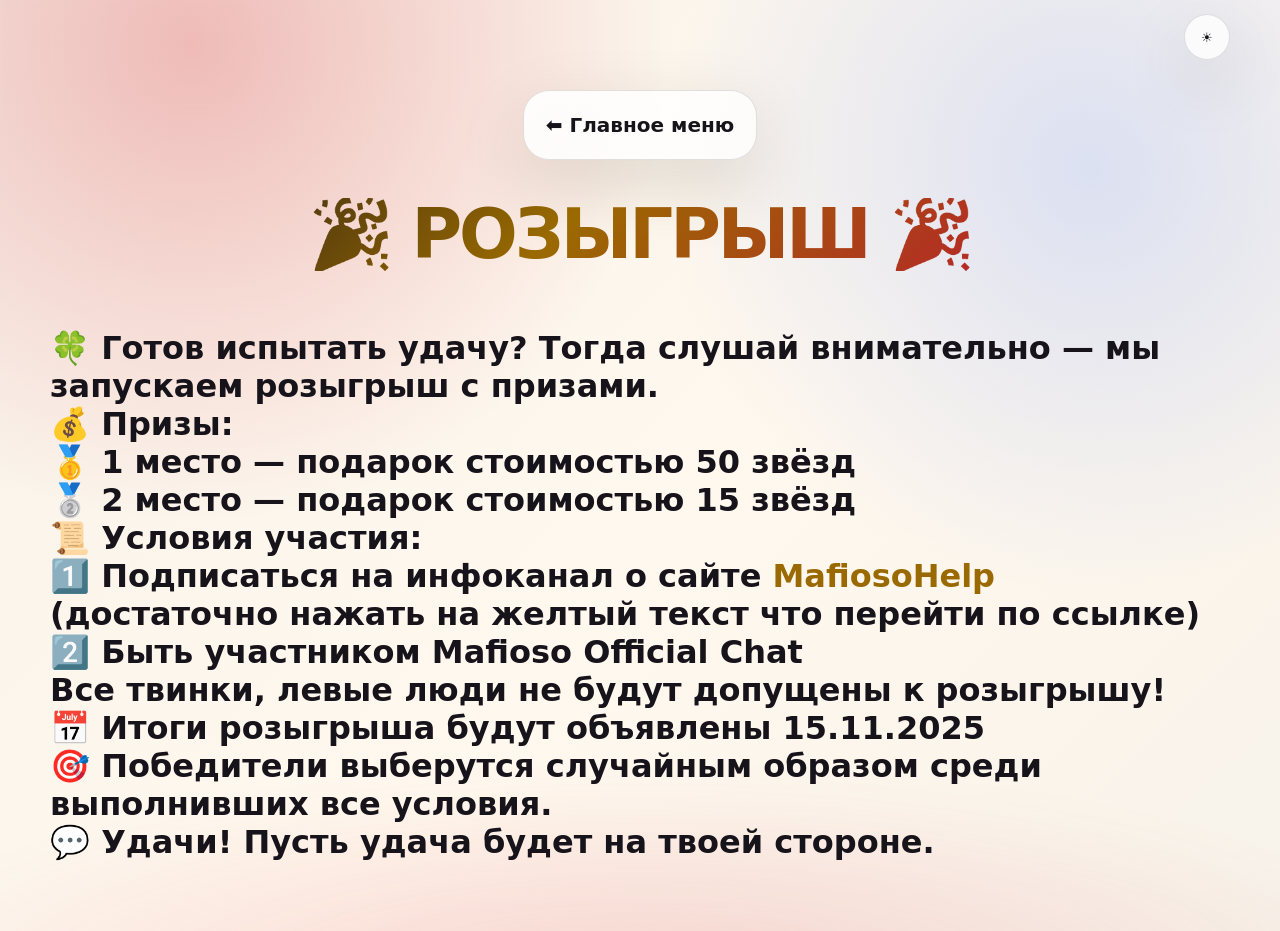
<file: gg.html>
<?xml version="1.0" encoding="utf-8"?>
<!DOCTYPE html PUBLIC "-//W3C//DTD XHTML 1.0 Strict//EN" "http://www.w3.org/TR/xhtml1/DTD/xhtml1-strict.dtd">
<html xmlns="http://www.w3.org/1999/xhtml">
<head>
  <meta charset="UTF-8"/>
    <meta name="viewport" content="width=device-width, initial-scale=1.0"/>
  <title>Фракция мафии - Mafioso Official</title>
  <link rel="stylesheet" type="text/css"  href="styles.css"/>
</head>
<body class="roles-list-body">
  <div class="main-menu-btn-container">
    <a href="index.xhtml" class="back-btn">⬅ Главное меню</a>
  </div>

  <div class="container">
    <h1 class="mafia-h1">🎉 РОЗЫГРЫШ 🎉</h1>
  

<br> <h1> 🍀 Готов испытать удачу? Тогда слушай внимательно — мы запускаем розыгрыш с призами.

<br>💰 Призы:
<br>🥇 1 место — подарок стоимостью 50 звёзд
<br>🥈 2 место — подарок стоимостью 15 звёзд

<br>📜 Условия участия:
<br>1️⃣ Подписаться на инфоканал о сайте <a href="https://t.me/MafiosoHelp">MafiosoHelp</a>
<br> (достаточно нажать на желтый текст что перейти по ссылке)

<br>2️⃣ Быть участником Mafioso Official Chat
<br> Все твинки, левые люди не будут допущены к розыгрышу!

<br>📅 Итоги розыгрыша будут объявлены 15.11.2025
<br>🎯 Победители выберутся случайным образом среди выполнивших все условия.

<br>💬 Удачи! Пусть удача будет на твоей стороне. <h1> </p>
    </div>

    
    </div>
  </div>
  <script src="app.js"></script>
</body>
</html>
</file>
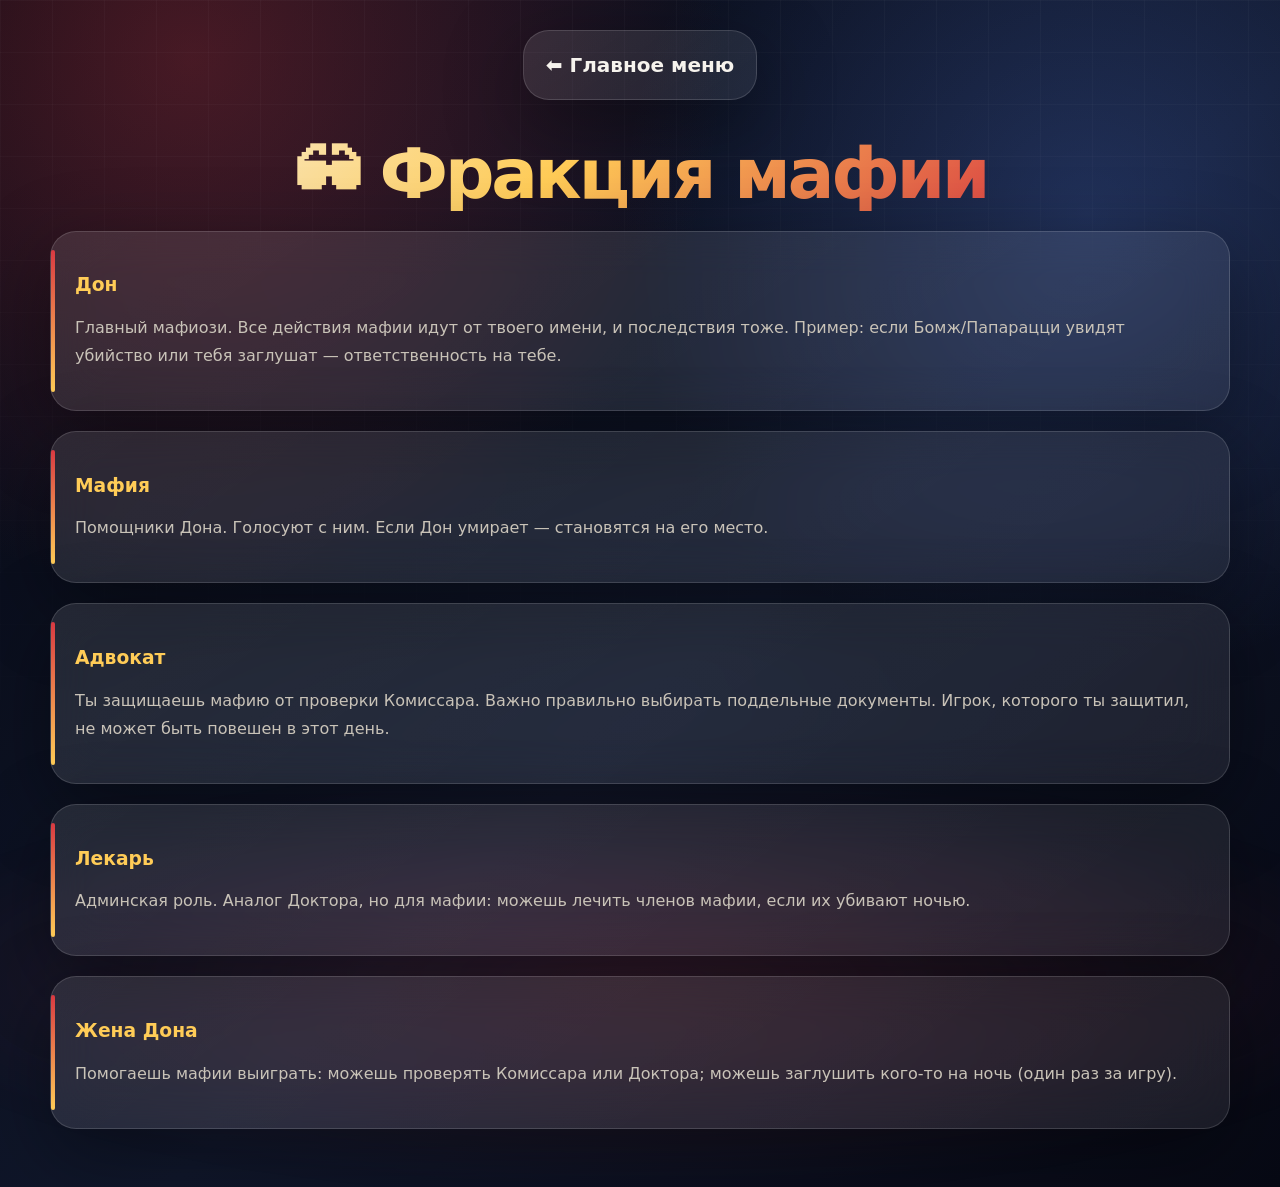
<file: mafia.html>
<!DOCTYPE html>
<html lang="ru">
<head>
  <meta charset="UTF-8">
  <title>Фракция мафии - Mafioso Official</title>
  <link rel="stylesheet" href="styles.css">
</head>
<body class="roles-list-body">
  <div class="main-menu-btn-container">
    <a href="roles.html" class="back-btn">⬅ Главное меню</a>
  </div>

  <div class="container">
    <h2 class="mafia-h2">🕶 Фракция мафии</h2>

    <div class="role-box mafia-role-box">
      <h3 class="role-h3">Дон</h3>
      <p class="role-p">Главный мафиози. Все действия мафии идут от твоего имени, и последствия тоже. Пример: если Бомж/Папарацци увидят убийство или тебя заглушат — ответственность на тебе.</p>
    </div>

    <div class="role-box mafia-role-box">
      <h3 class="role-h3">Мафия</h3>
      <p class="role-p">Помощники Дона. Голосуют с ним. Если Дон умирает — становятся на его место.</p>
    </div>

    <div class="role-box mafia-role-box">
      <h3 class="role-h3">Адвокат</h3>
      <p class="role-p">Ты защищаешь мафию от проверки Комиссара. Важно правильно выбирать поддельные документы. Игрок, которого ты защитил, не может быть повешен в этот день.</p>
    </div>

    <div class="role-box mafia-role-box">
      <h3 class="role-h3">Лекарь</h3>
      <p class="role-p">Админская роль. Аналог Доктора, но для мафии: можешь лечить членов мафии, если их убивают ночью.</p>
    </div>

    <div class="role-box mafia-role-box">
      <h3 class="role-h3">Жена Дона</h3>
      <p class="role-p">Помогаешь мафии выиграть: можешь проверять Комиссара или Доктора; можешь заглушить кого-то на ночь (один раз за игру).</p>
    </div>
  </div>
</body>
</html>
</file>
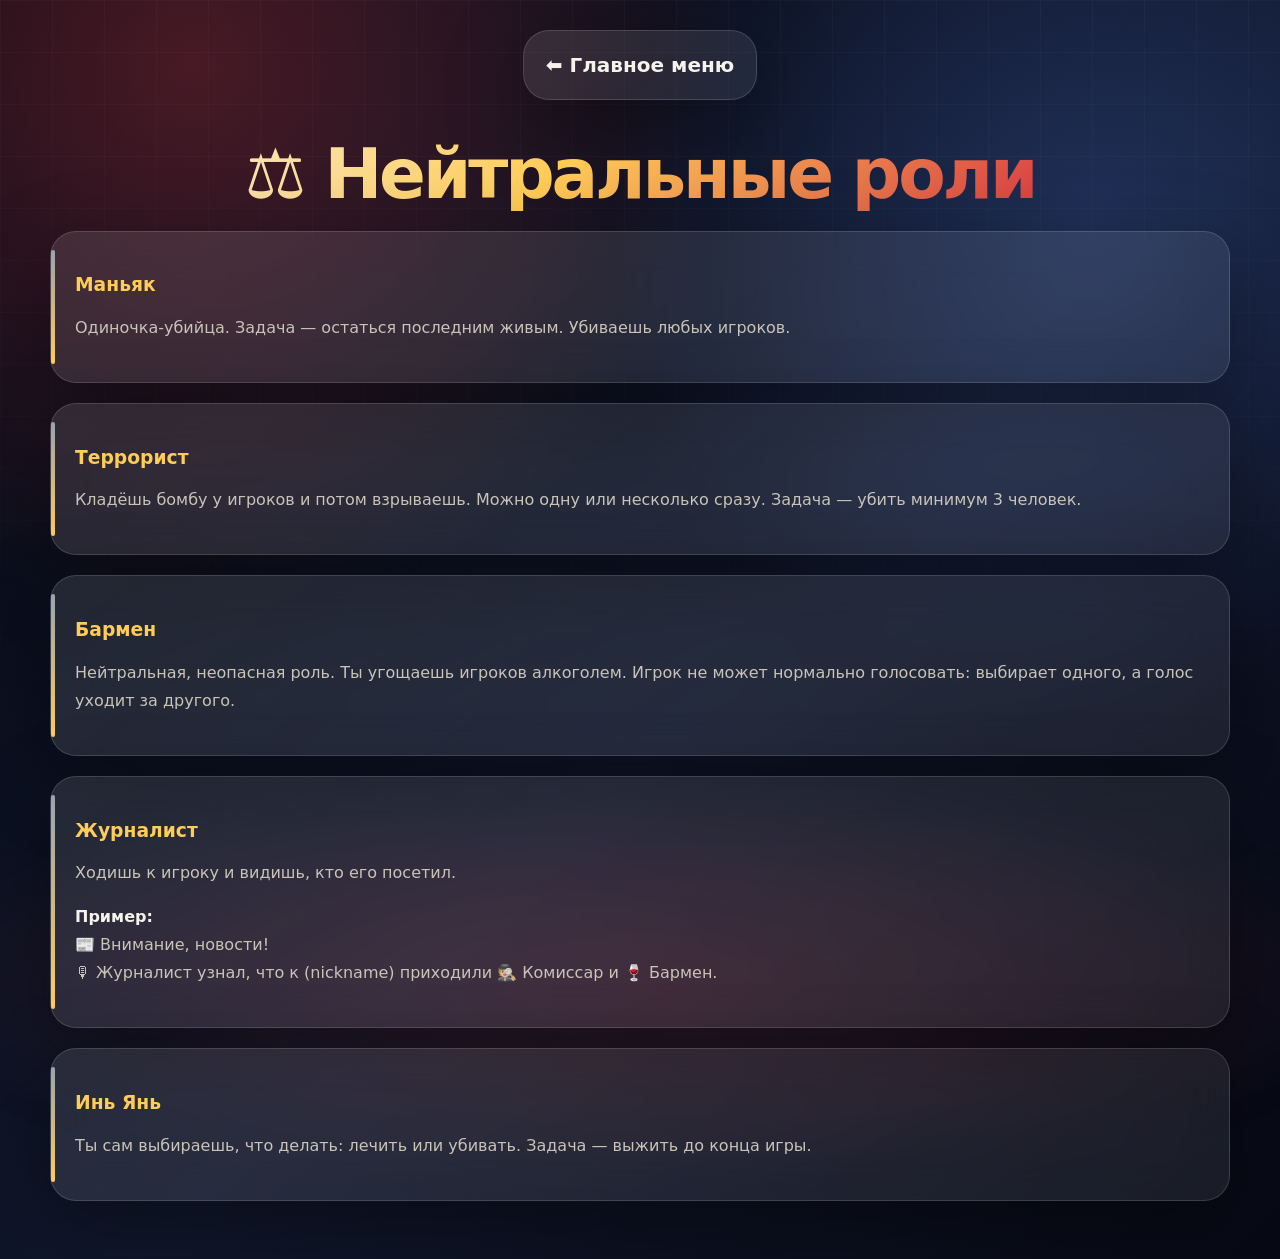
<file: neutral.html>
<!DOCTYPE html>
<html lang="ru">
<head>
  <meta charset="UTF-8">
  <title>Нейтральные роли - Mafioso Official</title>
  <link rel="stylesheet" href="styles.css">
</head>
<body class="roles-list-body">
  <div class="main-menu-btn-container">
    <a href="roles.html" class="back-btn">⬅ Главное меню</a>
  </div>

  <div class="container">
    <h2 class="neutral-h2">⚖️ Нейтральные роли</h2>

    <div class="role-box neutral-role-box">
      <h3 class="role-h3">Маньяк</h3>
      <p class="role-p">Одиночка-убийца. Задача — остаться последним живым. Убиваешь любых игроков.</p>
    </div>

    <div class="role-box neutral-role-box">
      <h3 class="role-h3">Террорист</h3>
      <p class="role-p">Кладёшь бомбу у игроков и потом взрываешь. Можно одну или несколько сразу. Задача — убить минимум 3 человек.</p>
    </div>

    <div class="role-box neutral-role-box">
      <h3 class="role-h3">Бармен</h3>
      <p class="role-p">Нейтральная, неопасная роль. Ты угощаешь игроков алкоголем. Игрок не может нормально голосовать: выбирает одного, а голос уходит за другого.</p>
    </div>

    <div class="role-box neutral-role-box">
      <h3 class="role-h3">Журналист</h3>
      <p class="role-p">Ходишь к игроку и видишь, кто его посетил.</p>
      <p class="role-p"><b>Пример:</b><br>
        📰 Внимание, новости!<br>
        🎙 Журналист узнал, что к (nickname) приходили 🕵🏼 Комиссар и 🍷 Бармен.
      </p>
    </div>

    <div class="role-box neutral-role-box">
      <h3 class="role-h3">Инь Янь</h3>
      <p class="role-p">Ты сам выбираешь, что делать: лечить или убивать. Задача — выжить до конца игры.</p>
    </div>
  </div>
</body>
</html>
</file>
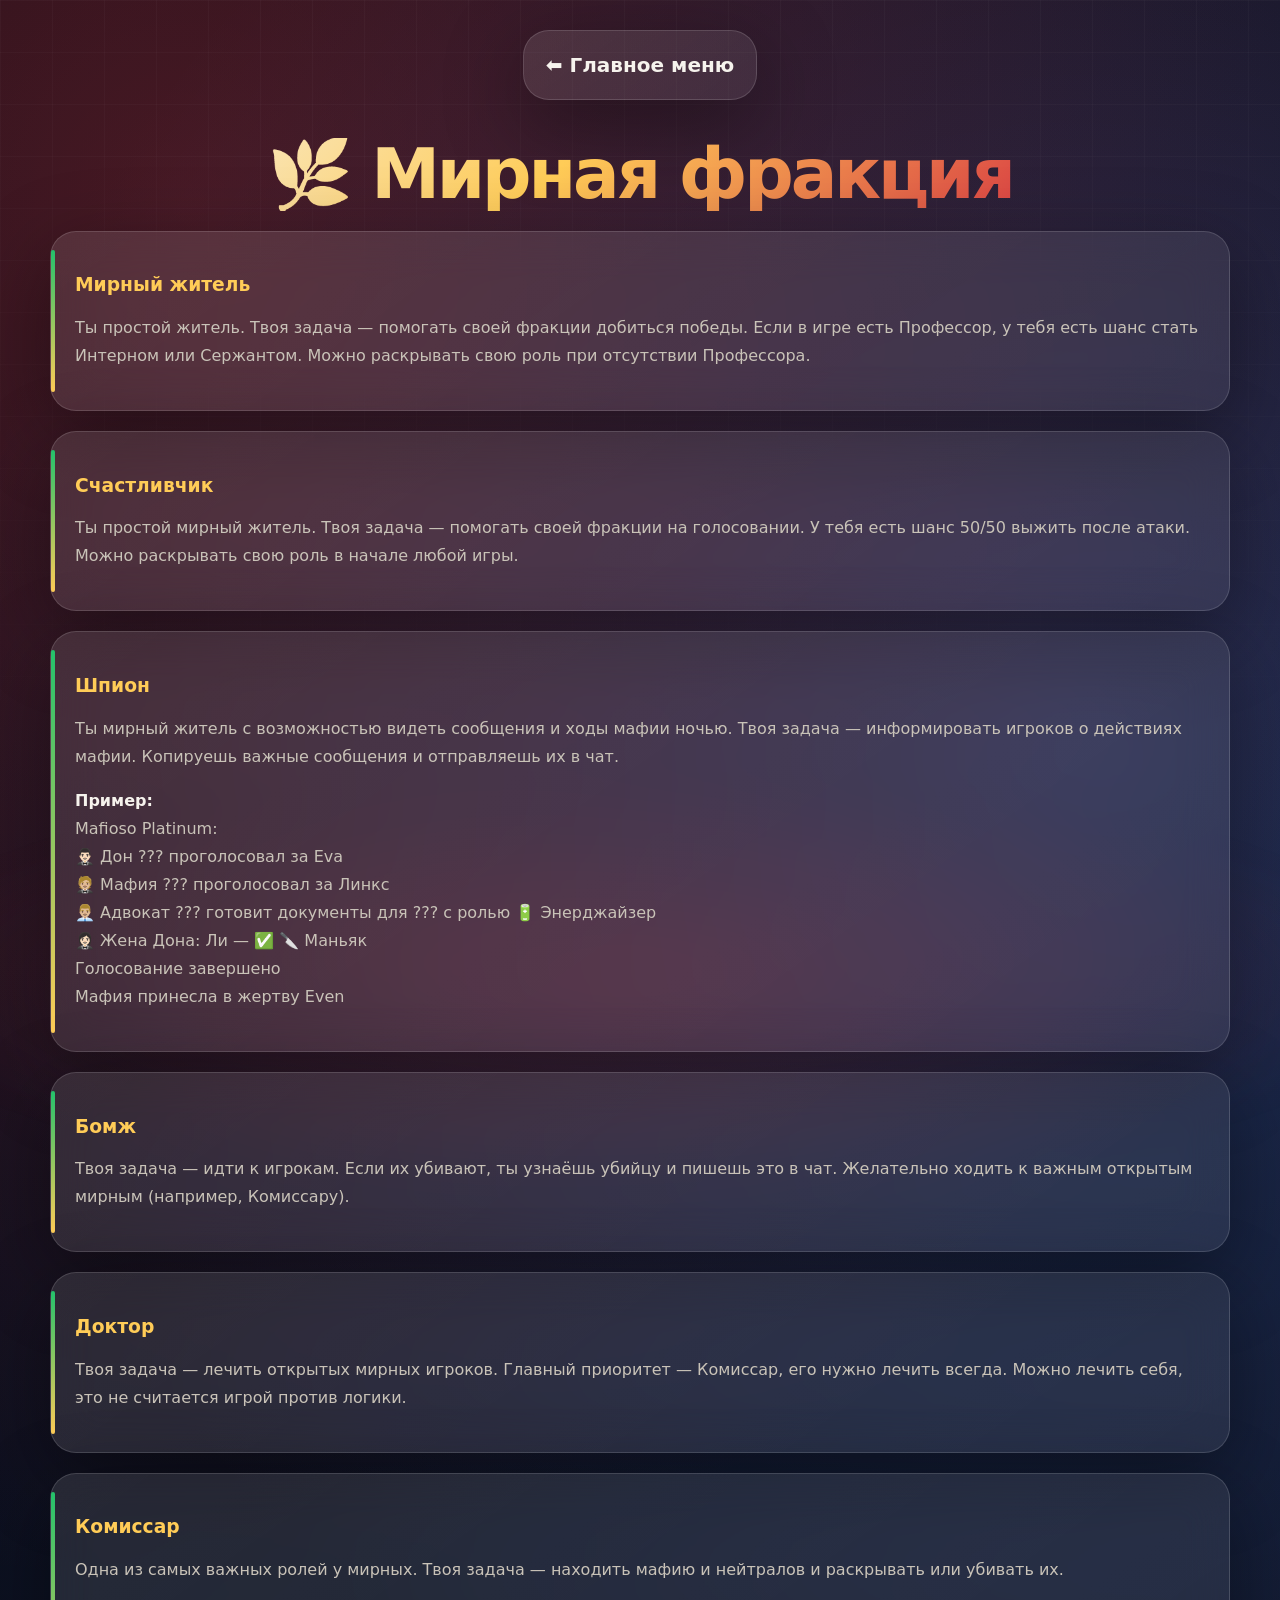
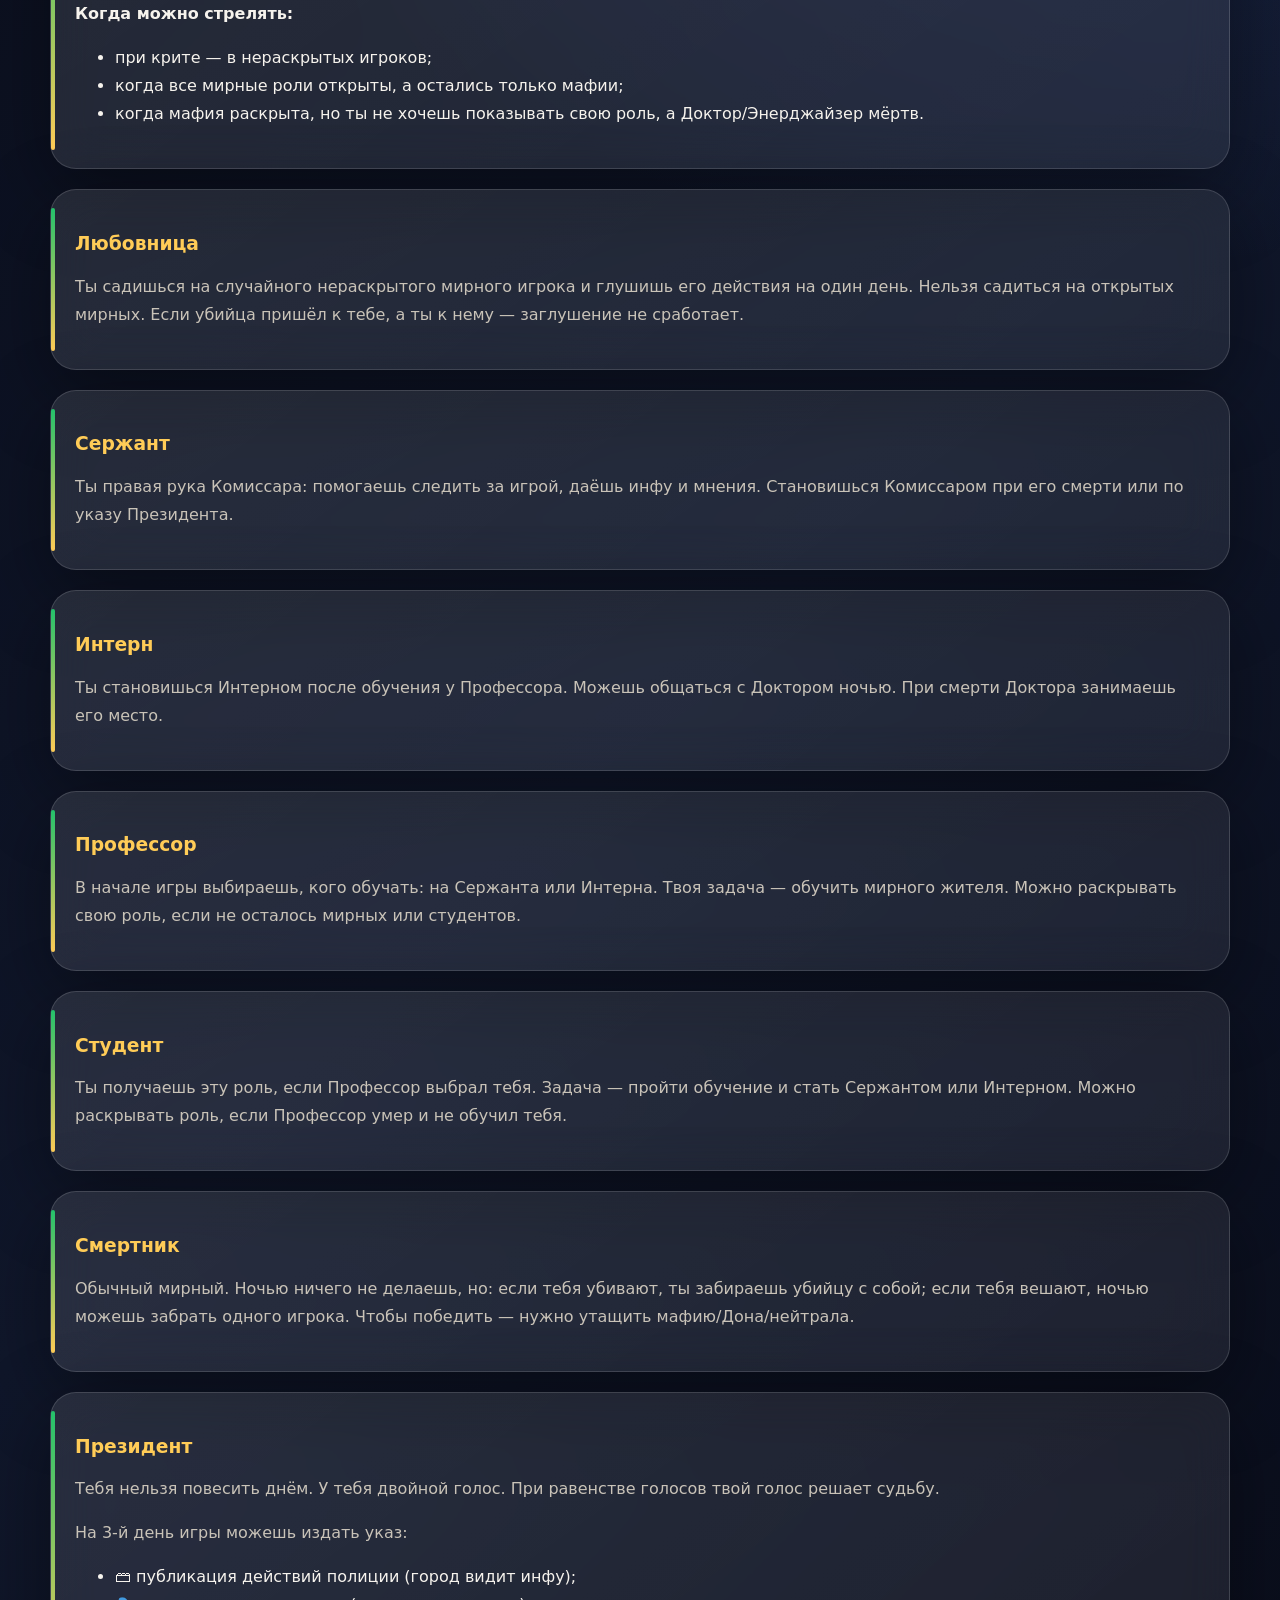
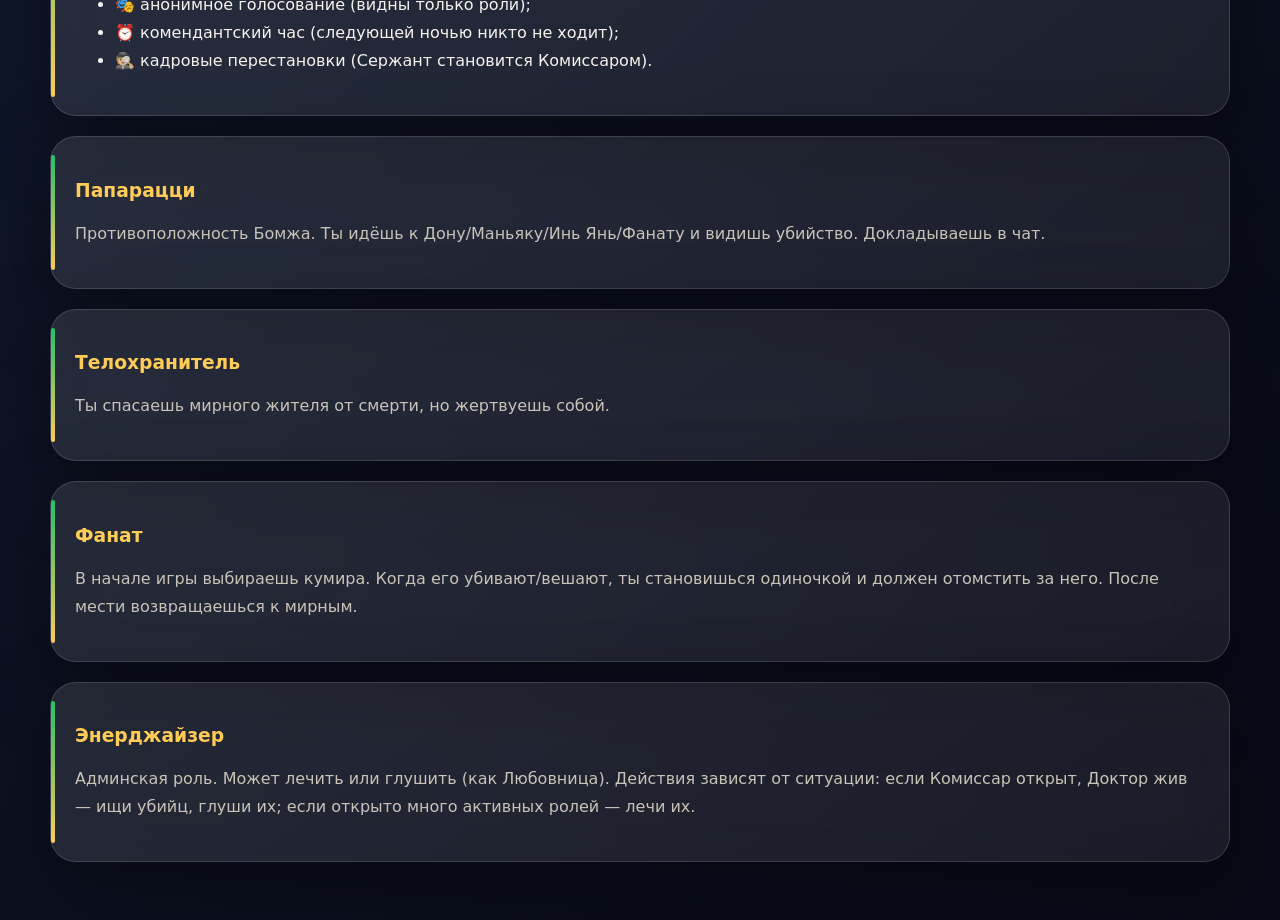
<file: peace.html>
<?xml version="1.0" encoding="utf-8"?>
<!DOCTYPE html PUBLIC "-//W3C//DTD XHTML 1.0 Strict//EN" "http://www.w3.org/TR/xhtml1/DTD/xhtml1-strict.dtd">
<html xmlns="http://www.w3.org/1999/xhtml">
<head>
  <meta charset="UTF-8">
  <title>Мирная фракция - Mafioso Official</title>
  <link rel="stylesheet" type="text/css"  href="styles.css"/>
<body class="roles-list-body">
  <div class="main-menu-btn-container">
    <a href="roles.html" class="back-btn">⬅ Главное меню</a>
  </div>

  <div class="container">
    <h2 class="peace-h2">🌿 Мирная фракция</h2>

    <div class="role-box peace-role-box">
      <h3 class="role-h3">Мирный житель</h3>
      <p class="role-p">Ты простой житель. Твоя задача — помогать своей фракции добиться победы. Если в игре есть Профессор, у тебя есть шанс стать Интерном или Сержантом. Можно раскрывать свою роль при отсутствии Профессора.</p>
    </div>

    <div class="role-box peace-role-box">
      <h3 class="role-h3">Счастливчик</h3>
      <p class="role-p">Ты простой мирный житель. Твоя задача — помогать своей фракции на голосовании. У тебя есть шанс 50/50 выжить после атаки. Можно раскрывать свою роль в начале любой игры.</p>
    </div>

    <div class="role-box peace-role-box">
      <h3 class="role-h3">Шпион</h3>
      <p class="role-p">Ты мирный житель с возможностью видеть сообщения и ходы мафии ночью. Твоя задача — информировать игроков о действиях мафии. Копируешь важные сообщения и отправляешь их в чат.</p>
      <p class="role-p"><b>Пример:</b><br>
        Mafioso Platinum:<br>
        🤵🏻‍♂️ Дон ??? проголосовал за Eva<br>
        🤵🏼 Мафия ??? проголосовал за Линкс<br>
        👨🏼‍💼 Адвокат ??? готовит документы для ??? с ролью 🔋 Энерджайзер<br>
        🤵🏻‍♀️ Жена Дона: Ли — ✅ 🔪 Маньяк<br>
        Голосование завершено<br>
        Мафия принесла в жертву Even
      </p>
    </div>

    <div class="role-box peace-role-box">
      <h3 class="role-h3">Бомж</h3>
      <p class="role-p">Твоя задача — идти к игрокам. Если их убивают, ты узнаёшь убийцу и пишешь это в чат. Желательно ходить к важным открытым мирным (например, Комиссару).</p>
    </div>

    <div class="role-box peace-role-box">
      <h3 class="role-h3">Доктор</h3>
      <p class="role-p">Твоя задача — лечить открытых мирных игроков. Главный приоритет — Комиссар, его нужно лечить всегда. Можно лечить себя, это не считается игрой против логики.</p>
    </div>

    <div class="role-box peace-role-box">
      <h3 class="role-h3">Комиссар</h3>
      <p class="role-p">Одна из самых важных ролей у мирных. Твоя задача — находить мафию и нейтралов и раскрывать или убивать их.</p>
      <p class="role-p"><b>Когда можно стрелять:</b></p>
      <ul>
        <li>при крите — в нераскрытых игроков;</li>
        <li>когда все мирные роли открыты, а остались только мафии;</li>
        <li>когда мафия раскрыта, но ты не хочешь показывать свою роль, а Доктор/Энерджайзер мёртв.</li>
      </ul>
    </div>

    <div class="role-box peace-role-box">
      <h3 class="role-h3">Любовница</h3>
      <p class="role-p">Ты садишься на случайного нераскрытого мирного игрока и глушишь его действия на один день. Нельзя садиться на открытых мирных. Если убийца пришёл к тебе, а ты к нему — заглушение не сработает.</p>
    </div>

    <div class="role-box peace-role-box">
      <h3 class="role-h3">Сержант</h3>
      <p class="role-p">Ты правая рука Комиссара: помогаешь следить за игрой, даёшь инфу и мнения. Становишься Комиссаром при его смерти или по указу Президента.</p>
    </div>

    <div class="role-box peace-role-box">
      <h3 class="role-h3">Интерн</h3>
      <p class="role-p">Ты становишься Интерном после обучения у Профессора. Можешь общаться с Доктором ночью. При смерти Доктора занимаешь его место.</p>
    </div>

    <div class="role-box peace-role-box">
      <h3 class="role-h3">Профессор</h3>
      <p class="role-p">В начале игры выбираешь, кого обучать: на Сержанта или Интерна. Твоя задача — обучить мирного жителя. Можно раскрывать свою роль, если не осталось мирных или студентов.</p>
    </div>

    <div class="role-box peace-role-box">
      <h3 class="role-h3">Студент</h3>
      <p class="role-p">Ты получаешь эту роль, если Профессор выбрал тебя. Задача — пройти обучение и стать Сержантом или Интерном. Можно раскрывать роль, если Профессор умер и не обучил тебя.</p>
    </div>

    <div class="role-box peace-role-box">
      <h3 class="role-h3">Смертник</h3>
      <p class="role-p">Обычный мирный. Ночью ничего не делаешь, но: если тебя убивают, ты забираешь убийцу с собой; если тебя вешают, ночью можешь забрать одного игрока. Чтобы победить — нужно утащить мафию/Дона/нейтрала.</p>
    </div>

    <div class="role-box peace-role-box">
      <h3 class="role-h3">Президент</h3>
      <p class="role-p">Тебя нельзя повесить днём. У тебя двойной голос. При равенстве голосов твой голос решает судьбу.</p>
      <p class="role-p">На 3-й день игры можешь издать указ:</p>
      <ul>
        <li>🗃 публикация действий полиции (город видит инфу);</li>
        <li>🎭 анонимное голосование (видны только роли);</li>
        <li>⏰ комендантский час (следующей ночью никто не ходит);</li>
        <li>🕵🏼 кадровые перестановки (Сержант становится Комиссаром).</li>
      </ul>
    </div>

    <div class="role-box peace-role-box">
      <h3 class="role-h3">Папарацци</h3>
      <p class="role-p">Противоположность Бомжа. Ты идёшь к Дону/Маньяку/Инь Янь/Фанату и видишь убийство. Докладываешь в чат.</p>
    </div>

    <div class="role-box peace-role-box">
      <h3 class="role-h3">Телохранитель</h3>
      <p class="role-p">Ты спасаешь мирного жителя от смерти, но жертвуешь собой.</p>
    </div>

    <div class="role-box peace-role-box">
      <h3 class="role-h3">Фанат</h3>
      <p class="role-p">В начале игры выбираешь кумира. Когда его убивают/вешают, ты становишься одиночкой и должен отомстить за него. После мести возвращаешься к мирным.</p>
    </div>

    <div class="role-box peace-role-box">
      <h3 class="role-h3">Энерджайзер</h3>
      <p class="role-p">Админская роль. Может лечить или глушить (как Любовница). Действия зависят от ситуации: если Комиссар открыт, Доктор жив — ищи убийц, глуши их; если открыто много активных ролей — лечи их.</p>
    </div>
  </div>
</body>
</html>
</file>
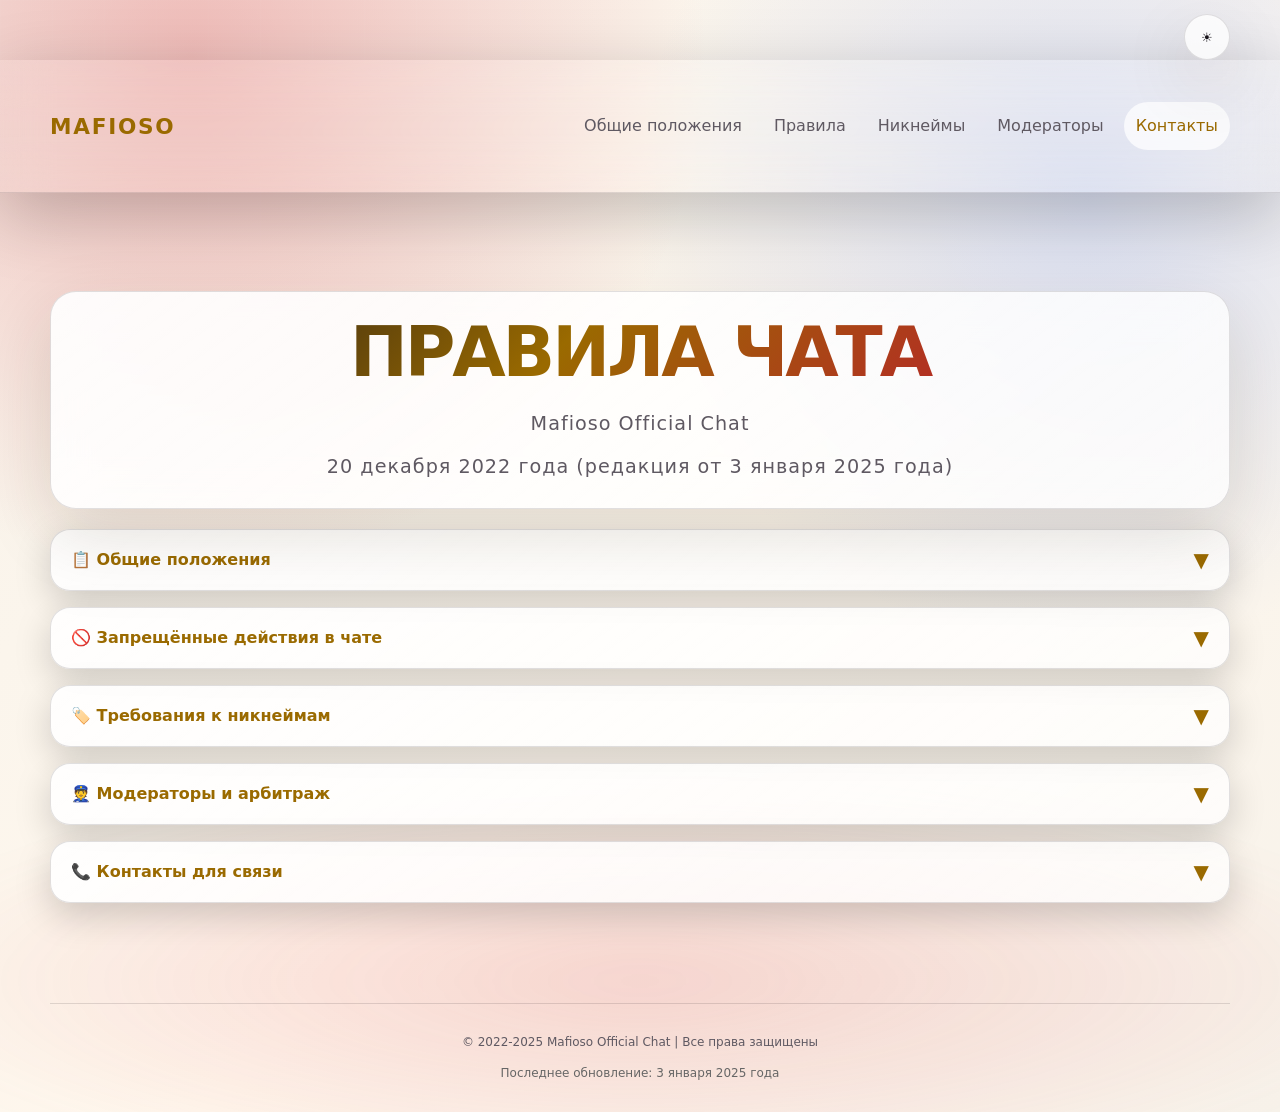
<file: rules_chat.html>
<!DOCTYPE html>
<html lang="ru">
<head>
    <meta charset="UTF-8">
    <meta name="viewport" content="width=device-width, initial-scale=1.0">
    <title>Mafioso Official Chat - Правила</title>
    <style>
        * {
            margin: 0;
            padding: 0;
            box-sizing: border-box;
        }

        body {
            font-family: -apple-system, BlinkMacSystemFont, 'Segoe UI', Roboto, 'Helvetica Neue', Arial, sans-serif;
            background: linear-gradient(135deg, #1a1a2e 0%, #16213e 50%, #0f3460 100%);
            color: #e0e0e0;
            min-height: 100vh;
        }

        /* Главное меню */
        .header {
            background: rgba(20, 20, 40, 0.95);
            border-bottom: 2px solid #d32f2f;
            padding: 20px 0;
            position: sticky;
            top: 0;
            z-index: 1000;
            box-shadow: 0 4px 20px rgba(0, 0, 0, 0.5);
        }

        .header-content {
            max-width: 1200px;
            margin: 0 auto;
            padding: 0 20px;
            display: flex;
            justify-content: space-between;
            align-items: center;
        }

        .logo {
            font-size: 24px;
            font-weight: bold;
            color: #d32f2f;
            text-transform: uppercase;
            letter-spacing: 2px;
        }

        .nav-menu {
            display: none;
        }

        /* Основной контент */
        .container {
            max-width: 1000px;
            margin: 40px auto;
            padding: 0 20px;
        }

        .title-section {
            text-align: center;
            margin-bottom: 40px;
            padding: 30px;
            background: rgba(30, 30, 50, 0.8);
            border: 2px solid #d32f2f;
            border-radius: 8px;
        }

        .title-section h1 {
            color: #d32f2f;
            font-size: 32px;
            margin-bottom: 10px;
            text-transform: uppercase;
            letter-spacing: 3px;
        }

        .title-section p {
            color: #ffd700;
            font-size: 13px;
            letter-spacing: 1px;
        }

        /* Блоки с информацией */
        .info-block {
            background: rgba(30, 30, 50, 0.7);
            border-left: 4px solid #d32f2f;
            padding: 20px;
            margin-bottom: 20px;
            border-radius: 4px;
            line-height: 1.6;
        }

        .info-block h2 {
            color: #ffd700;
            font-size: 18px;
            margin-bottom: 15px;
            display: flex;
            align-items: center;
            gap: 10px;
        }

        .info-block p {
            color: #c0c0c0;
            margin-bottom: 10px;
            font-size: 14px;
        }

        .info-block ul {
            margin-left: 20px;
            color: #c0c0c0;
        }

        .info-block li {
            margin-bottom: 8px;
            font-size: 14px;
        }

        .section-toggle {
            cursor: pointer;
            user-select: none;
            display: flex;
            justify-content: space-between;
            align-items: center;
            padding: 15px;
            background: rgba(50, 50, 80, 0.5);
            border-radius: 4px;
            margin-bottom: 10px;
            transition: all 0.3s;
        }

        .section-toggle:hover {
            background: rgba(60, 60, 100, 0.7);
        }

        .section-toggle h2 {
            margin: 0;
            font-size: 16px;
            color: #ffd700;
            flex: 1;
        }

        .toggle-icon {
            color: #d32f2f;
            font-size: 20px;
            transition: transform 0.3s;
        }

        .toggle-icon.open {
            transform: rotate(180deg);
        }

        .section-content {
            display: none;
            padding: 15px;
            background: rgba(20, 20, 40, 0.6);
            border-left: 4px solid #d32f2f;
            margin-bottom: 20px;
            border-radius: 4px;
        }

        .section-content.open {
            display: block;
            animation: slideDown 0.3s ease-out;
        }

        @keyframes slideDown {
            from {
                opacity: 0;
                transform: translateY(-10px);
            }
            to {
                opacity: 1;
                transform: translateY(0);
            }
        }

        .section-content p {
            color: #c0c0c0;
            margin-bottom: 10px;
            font-size: 14px;
            line-height: 1.6;
        }

        .section-content ul {
            margin-left: 20px;
            color: #c0c0c0;
        }

        .section-content li {
            margin-bottom: 8px;
            font-size: 14px;
            line-height: 1.5;
        }

        .warning {
            background: rgba(139, 69, 19, 0.3);
            border-left: 4px solid #ff6b6b;
            padding: 10px;
            margin: 10px 0;
            border-radius: 4px;
        }

        .warning strong {
            color: #ff6b6b;
        }

        .highlight-yellow {
            color: #ffd700;
            font-weight: bold;
        }

        footer {
            text-align: center;
            padding: 30px;
            color: #888;
            font-size: 12px;
            margin-top: 50px;
            border-top: 1px solid #d32f2f;
        }

        footer a {
            color: #ffd700;
            text-decoration: none;
        }

        footer a:hover {
            text-decoration: underline;
        }

        @media (max-width: 768px) {
            .nav-menu {
                gap: 15px;
                font-size: 12px;
            }

            .title-section h1 {
                font-size: 24px;
            }

            .header-content {
                flex-direction: column;
                gap: 15px;
            }
        }
    </style>
    <link rel="stylesheet" type="text/css" href="styles.css"/>
</head>
<body>
    <!-- Главное меню -->
    <header class="header">
        <div class="header-content">
            <div class="logo">Mafioso</div>
            <ul class="nav-menu">
                <li><a onclick="scrollToSection('general')">Общие положения</a></li>
                <li><a onclick="scrollToSection('rules')">Правила</a></li>
                <li><a onclick="scrollToSection('nicknames')">Никнеймы</a></li>
                <li><a onclick="scrollToSection('moderators')">Модераторы</a></li>
                <li><a onclick="scrollToSection('contacts')">Контакты</a></li>
            </ul>
        </div>
    </header>

    <!-- Основной контент -->
    <div class="container">
        <div class="title-section">
            <h1>ПРАВИЛА ЧАТА</h1>
            <p>Mafioso Official Chat</p>
            <p style="margin-top: 10px; font-size: 11px;">20 декабря 2022 года (редакция от 3 января 2025 года)</p>
        </div>

        <!-- Общие положения -->
        <div id="general">
            <div class="section-toggle" onclick="toggleSection(this)">
                <h2>📋 Общие положения</h2>
                <span class="toggle-icon">▼</span>
            </div>
            <div class="section-content">
                <p><strong>Полное согласие с данными Правилами</strong> является обязательным условием для участия в игровом чате. Если вы не согласны с действующими правилами, вы обязаны немедленно прекратить участие в чате.</p>
                
                <p>Настоящие Правила действуют для всех пользователей и определяют поведение в игровом чате. Они разработаны с целью сделать пребывание в чате максимально комфортным для каждого участника.</p>

                <div class="warning">
                    <strong>⚠️ Ответственность:</strong> Несоблюдение Правил может привести к ограничениям в участии игрового чата на длительный срок без возмещения затрат пользователю.
                </div>

                <p><strong>Официальный язык общения — русский.</strong> Общение на других языках строго запрещено.</p>

                <p><span class="highlight-yellow">Администрация чата не имеет отношения к ботам @MafiososBot, @MafiosoPlatinumBot.</span> Все вопросы должны быть направлены в тех.поддержку разработчика @MafiosoBotSupport</p>
            </div>
        </div>

        <!-- Запрещённые действия -->
        <div id="rules">
            <div class="section-toggle" onclick="toggleSection(this)">
                <h2>🚫 Запрещённые действия в чате</h2>
                <span class="toggle-icon">▼</span>
            </div>
            <div class="section-content">
                <h3 style="color: #ffd700; margin-bottom: 15px;">Флуд и бессмысленные сообщения:</h3>
                <ul>
                    <li>Бессмысленные и бессодержательные сообщения</li>
                    <li>Массовая рассылка рекламной информации (спам)</li>
                    <li>Злоупотребление переносом текста и дроблением предложения</li>
                    <li>Многократное дублирование однотипных сообщений</li>
                    <li>Злоупотребление написанием в ВЕРХНЕМ РЕГИСТРЕ</li>
                    <li>Злоупотребление знаками препинания и эмоджи</li>
                    <li>Флуд реакциями под сообщениями</li>
                    <li>Многократное использование бот-команд</li>
                </ul>

                <h3 style="color: #ff6b6b; margin-top: 20px; margin-bottom: 15px;">🚫 Дискриминация и пропаганда:</h3>
                <ul>
                    <li>Дискриминация на всех уровнях (национальная, расовая, религиозная, этническая)</li>
                    <li>Политическая, религиозная и сексуальная пропаганда</li>
                    <li>Пропаганда наркотических веществ, табака и алкоголя</li>
                    <li>Любые проявления нацизма и национализма</li>
                    <li>Использование нацистской символики и терминов</li>
                </ul>

                <h3 style="color: #ffd700; margin-top: 20px; margin-bottom: 15px;">🛑 Другие нарушения:</h3>
                <ul>
                    <li>Любые сообщения рекламного характера</li>
                    <li>Размещение личной информации (ссылки на соц.сети, номера телефонов)</li>
                    <li>Покупка, продажа и обмен аккаунтов Telegram</li>
                    <li>Сообщения от сторонних ботов и каналов (via, inline режим)</li>
                    <li>Распространение личной информации третьих лиц без согласия</li>
                    <li>Размещение ложной информации о чате, боте и администрации</li>
                    <li>Обсуждение методов взлома и распространение багов бота</li>
                    <li>Угрозы в отношении участников и администрации</li>
                    <li>Попытки выдать себя за разработчика или модератора</li>
                    <li>Попрошайничество в любой форме</li>
                    <li>Выманивание личной информации и логинов</li>
                    <li>Сообщения оскорбительного характера</li>
                    <li>Чрезмерное использование ненормативной лексики</li>
                    <li>Публиковать сообщения забаненных игроков</li>
                    <li>Призывать к суициду и обсуждать способы его совершения</li>
                    <li>Публикация непристойных сообщений и материалов</li>
                </ul>
            </div>
        </div>

        <!-- Никнеймы -->
        <div id="nicknames">
            <div class="section-toggle" onclick="toggleSection(this)">
                <h2>🏷️ Требования к никнеймам</h2>
                <span class="toggle-icon">▼</span>
            </div>
            <div class="section-content">
                <p>Запрещено использование в прямой или косвенной форме следующих никнеймов:</p>
                <ul>
                    <li>Нарушающие любые предоставленные правила</li>
                    <li>Пропагандирующие дискриминацию на всех уровнях</li>
                    <li>Содержащих информацию, которая может вызвать ошибочное восприятие как представителя Администрации или Модераторов</li>
                    <li>Пустой, нечитаемый, слишком длинный или короткий никнейм</li>
                    <li>Содержащих указание на действия, запрещённые правилами или законодательством</li>
                </ul>
            </div>
        </div>

        <!-- Модераторы -->
        <div id="moderators">
            <div class="section-toggle" onclick="toggleSection(this)">
                <h2>👮 Модераторы и арбитраж</h2>
                <span class="toggle-icon">▼</span>
            </div>
            <div class="section-content">
                <h3 style="color: #ffd700; margin-bottom: 15px;">Обязанности Модератора:</h3>
                <ul>
                    <li>Применять ограничения по отношению к пользователям, нарушающим правила чата</li>
                    <li>Отвечать на вопросы пользователей</li>
                </ul>

                <div class="warning">
                    <strong>Важно:</strong> Модератор не обязан предупреждать пользователя о применении ограничений — действует постмодерация. Модератор также не обязан объяснять причины наложенного ограничения.
                </div>

                <h3 style="color: #ffd700; margin-top: 20px; margin-bottom: 15px;">Обжалование наказаний:</h3>
                <ul>
                    <li>Обратитесь за разъяснениями в тех.поддержку: <strong>@MafiosoChatSupportBot</strong></li>
                    <li>При необходимости обращайтесь к администратору: <strong>@vlsmet</strong></li>
                    <li>Решение администратора является <strong>окончательным</strong> и пересмотру не подлежит</li>
                </ul>

                <div class="warning">
                    <strong>⚠️ Переписка:</strong> Переписка с поддержкой является личной. Размещение переписки где-либо недопустимо.
                </div>
            </div>
        </div>

        <!-- Контакты -->
        <div id="contacts">
            <div class="section-toggle" onclick="toggleSection(this)">
                <h2>📞 Контакты для связи</h2>
                <span class="toggle-icon">▼</span>
            </div>
            <div class="section-content">
                <ul>
                    <li><strong>Разработчик бота Mafioso:</strong> @MafiosoBotSupport</li>
                    <li><strong>Тех.поддержка чата:</strong> @MafiosoChatSupportBot</li>
                    <li><strong>Администрация чата:</strong> @vlsmet</li>
                </ul>
            </div>
        </div>
    </div>

    <footer>
        <p>© 2022-2025 Mafioso Official Chat | Все права защищены</p>
        <p style="margin-top: 10px; color: #666;">Последнее обновление: 3 января 2025 года</p>
    </footer>

    <script>
        function toggleSection(element) {
            const content = element.nextElementSibling;
            const icon = element.querySelector('.toggle-icon');
            
            content.classList.toggle('open');
            icon.classList.toggle('open');
        }

        function scrollToSection(id) {
            const element = document.getElementById(id);
            if (element) {
                element.scrollIntoView({ behavior: 'smooth' });
                const toggle = element.querySelector('.section-toggle');
                const content = element.querySelector('.section-content');
                if (toggle && !content.classList.contains('open')) {
                    toggleSection(toggle);
                }
            }
        }
    </script>
  <script src="app.js"></script>
</body>
</html>
</html>
</file>
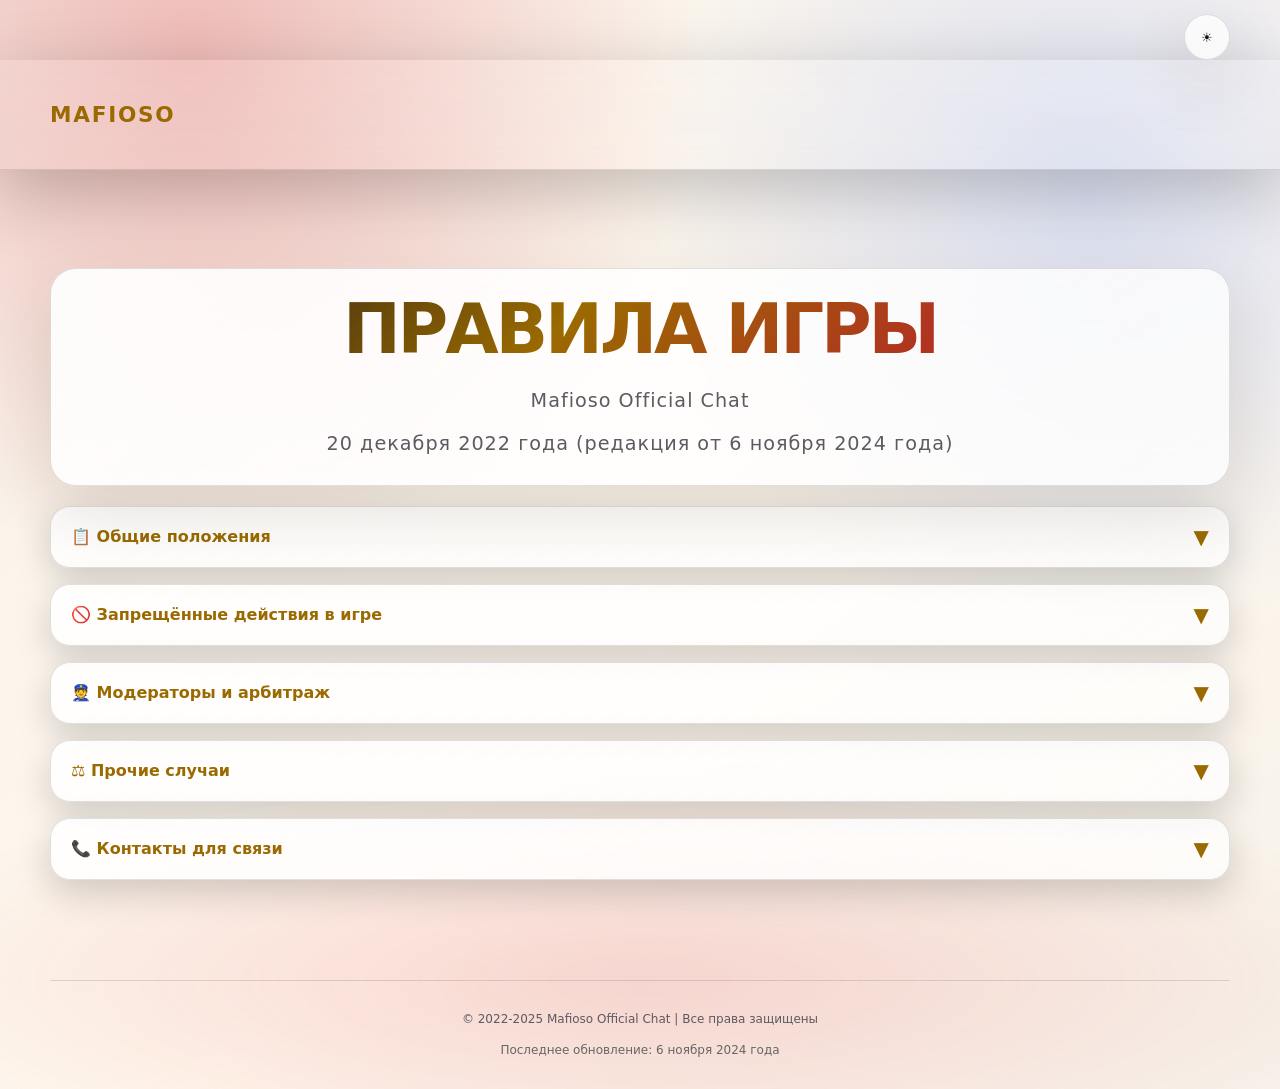
<file: rules_game.html>
<!DOCTYPE html>
<html lang="ru">
<head>
    <meta charset="UTF-8" />
    <meta name="viewport" content="width=device-width, initial-scale=1.0" />
    <title>Mafioso Official Chat - Правила игры</title>
    <style>
        * {
            margin: 0;
            padding: 0;
            box-sizing: border-box;
        }

        body {
            font-family: -apple-system, BlinkMacSystemFont, 'Segoe UI', Roboto, 'Helvetica Neue', Arial, sans-serif;
            background: linear-gradient(135deg, #1a1a2e 0%, #16213e 50%, #0f3460 100%);
            color: #e0e0e0;
            min-height: 100vh;
        }

        .header {
            background: rgba(20, 20, 40, 0.95);
            border-bottom: 2px solid #d32f2f;
            padding: 20px 0;
            position: sticky;
            top: 0;
            z-index: 1000;
            box-shadow: 0 4px 20px rgba(0, 0, 0, 0.5);
        }

        .header-content {
            max-width: 1200px;
            margin: 0 auto;
            padding: 0 20px;
            display: flex;
            justify-content: space-between;
            align-items: center;
        }

        .logo {
            font-size: 24px;
            font-weight: bold;
            color: #d32f2f;
            text-transform: uppercase;
            letter-spacing: 2px;
        }

        .container {
            max-width: 1000px;
            margin: 40px auto;
            padding: 0 20px;
        }

        .title-section {
            text-align: center;
            margin-bottom: 40px;
            padding: 30px;
            background: rgba(30, 30, 50, 0.8);
            border: 2px solid #d32f2f;
            border-radius: 8px;
        }

        .title-section h1 {
            color: #d32f2f;
            font-size: 32px;
            margin-bottom: 10px;
            text-transform: uppercase;
            letter-spacing: 3px;
        }

        .title-section p {
            color: #ffd700;
            font-size: 13px;
            letter-spacing: 1px;
        }

        .section-toggle {
            cursor: pointer;
            user-select: none;
            display: flex;
            justify-content: space-between;
            align-items: center;
            padding: 15px;
            background: rgba(50, 50, 80, 0.5);
            border-radius: 4px;
            margin-bottom: 10px;
            transition: all 0.3s;
        }

        .section-toggle:hover {
            background: rgba(60, 60, 100, 0.7);
        }

        .section-toggle h2 {
            margin: 0;
            font-size: 16px;
            color: #ffd700;
            flex: 1;
        }

        .toggle-icon {
            color: #d32f2f;
            font-size: 20px;
            transition: transform 0.3s;
        }

        .toggle-icon.open {
            transform: rotate(180deg);
        }

        .section-content {
            display: none;
            padding: 15px;
            background: rgba(20, 20, 40, 0.6);
            border-left: 4px solid #d32f2f;
            margin-bottom: 20px;
            border-radius: 4px;
        }

        .section-content.open {
            display: block;
            animation: slideDown 0.3s ease-out;
        }

        @keyframes slideDown {
            from {
                opacity: 0;
                transform: translateY(-10px);
            }
            to {
                opacity: 1;
                transform: translateY(0);
            }
        }

        .section-content p {
            color: #c0c0c0;
            margin-bottom: 10px;
            font-size: 14px;
            line-height: 1.6;
        }

        .section-content ul {
            margin-left: 20px;
            color: #c0c0c0;
        }

        .section-content li {
            margin-bottom: 8px;
            font-size: 14px;
            line-height: 1.5;
        }

        .warning {
            background: rgba(139, 69, 19, 0.3);
            border-left: 4px solid #ff6b6b;
            padding: 10px;
            margin: 10px 0;
            border-radius: 4px;
        }

        .warning strong {
            color: #ff6b6b;
        }

        .subsection {
            margin-top: 20px;
            padding-top: 15px;
            border-top: 1px solid rgba(211, 47, 47, 0.3);
        }

        .subsection h4 {
            color: #ffd700;
            margin-bottom: 10px;
            font-size: 13px;
        }

        footer {
            text-align: center;
            padding: 30px;
            color: #888;
            font-size: 12px;
            margin-top: 50px;
            border-top: 1px solid #d32f2f;
        }

        footer a {
            color: #ffd700;
            text-decoration: none;
        }

        footer a:hover {
            text-decoration: underline;
        }
    </style>
    <link rel="stylesheet" type="text/css" href="styles.css"/>
</head>
<body>
    <header class="header">
        <div class="header-content">
            <div class="logo">Mafioso</div>
        </div>
    </header>

    <div class="container">
        <div class="title-section">
            <h1>ПРАВИЛА ИГРЫ</h1>
            <p>Mafioso Official Chat</p>
            <p style="margin-top: 10px; font-size: 11px;">20 декабря 2022 года (редакция от 6 ноября 2024 года)</p>
        </div>

        <div id="general">
            <div class="section-toggle" onclick="toggleSection(this)">
                <h2>📋 Общие положения</h2>
                <span class="toggle-icon">▼</span>
            </div>
            <div class="section-content">
                <p><strong>Полное согласие с данными Правилами</strong> является обязательным условием для участия в игровом чате. Если вы не согласны с действующими правилами, вы обязаны немедленно прекратить участие в чате.</p>
                
                <p>Настоящие Правила действуют для всех пользователей и определяют игровые правила в чате. Они разработаны с целью сделать игру в чате максимально комфортной для каждого участника.</p>

                <div class="warning">
                    <strong>⚠️ Ответственность:</strong> Несоблюдение Правил может привести к ограничениям в участии игрового чата на длительный срок без возмещения затрат пользователю. Всю ответственность за совершённые действия в игре несёт исключительно владелец учетной записи.
                </div>
            </div>
        </div>

        <div id="rules">
            <div class="section-toggle" onclick="toggleSection(this)">
                <h2>🚫 Запрещённые действия в игре</h2>
                <span class="toggle-icon">▼</span>
            </div>
            <div class="section-content">
                <h3 style="color: #ffd700; margin-bottom: 15px;">1. Игра за пределами чата:</h3>
                <ul>
                    <li>Слив ролей</li>
                    <li>Личное общение между игроками в процессе игры</li>
                    <li>Передача прочей игровой информации</li>
                </ul>

                <div class="subsection">
                    <h4>2. Таргетирование игрока:</h4>
                    <ul>
                        <li>Регулярное убийство игрока одним и тем же участником</li>
                        <li>Регулярный ход любовницей в течение игры</li>
                        <li>Регулярно проверять комиссаром в первые две игровые ночи</li>
                        <li>Добивание игрока с закрытой ролью (если между попытками проходит меньше 4-х ночей и игра не подходит к концу)</li>
                    </ul>
                </div>

                <div class="subsection">
                    <h4>3. Раскрытие союзников:</h4>
                    <ul>
                        <li>Мафия отправляет список мафии</li>
                        <li>Бомж или Папарацци раскрывает Комиссара</li>
                        <li>Комиссар отправляет список сержантов</li>
                        <li>Комиссар раскрывает проверки мирных игроков</li>
                    </ul>
                </div>

                <div class="subsection">
                    <h4>4. Прочие нарушения:</h4>
                    <ul>
                        <li>Игра с нескольких аккаунтов</li>
                        <li>Выход из игры через выход из чата</li>
                        <li>Раскрытие собственной роли (с исключениями)</li>
                        <li>Стрельба за комиссара без проверки (с исключениями)</li>
                        <li>Голосование против информации - голосует против информации от активных ролей в общем чате</li>
                        <li>Рандом на дневном голосовании в первые два дня независимо от своей роли</li>
                        <li>Частый пропуск хода - более трёх раз</li>
                        <li>Дезинформация за мирную роль (мирная роль выдаёт себя за другую роль)</li>
                        <li>AFK/неактивность (смерть от неактивности/сна)</li>
                        <li>Бездействие на решающем голосовании</li>
                        <li>Игра с одинаковыми или очень похожими никами</li>
                    </ul>
                </div>

                <div class="subsection">
                    <h4>5. Игра против логики:</h4>
                    <ul>
                        <li>Комиссар проверяет или стреляет в открытую мирную роль</li>
                        <li>Любовница ходит к открытой мирной роли</li>
                        <li>Голосование за открытого союзника</li>
                        <li>Доктор не лечит открытого Комиссара/Сержанта, а при их отсутствии Бомжа/Любовницу (Доктору допустимо лечить себя в любое время игры)</li>
                        <li>Доктор лечит открытую мафию</li>
                        <li>Любовница не идёт к открытому дону</li>
                        <li>Пропуск голосования, если количество мафии и мирных игроков почти сравнялось (крит)</li>
                    </ul>
                </div>

                <div class="warning" style="margin-top: 20px;">
                    <strong>ℹ️ Исключения для раскрытия роли:</strong> Раскрытием не считаются: Мирный житель/Счастливчик (при отсутствии Профессора), Любовница (если заглушила ход), Комиссар (если найдена мафия/нейтраль), Папарацци/Бомж (если нашли Дона), Профессор (при отсутствии нужных ролей), мирная роль (если начался процесс повешения).
                </div>

                <div class="warning" style="margin-top: 10px;">
                    <strong>ℹ️ Исключения для стрельбы без проверки:</strong> Крит, Метод исключения (Комиссар проверил большинство мирных и может найти мафию методом исключения).
                </div>
            </div>
        </div>

        <div id="moderators">
            <div class="section-toggle" onclick="toggleSection(this)">
                <h2>👮 Модераторы и арбитраж</h2>
                <span class="toggle-icon">▼</span>
            </div>
            <div class="section-content">
                <p>Модератор является добровольным помощником игрового чата. Модераторы выбираются Администрацией самостоятельно и обсуждению не подлежат.</p>

                <h3 style="color: #ffd700; margin-top: 20px; margin-bottom: 15px;">Обязанности Модератора:</h3>
                <ul>
                    <li>Применять ограничения по отношению к пользователям, нарушающим внутренние правила чата</li>
                    <li>Отвечать на вопросы пользователей</li>
                </ul>

                <div class="warning" style="margin-top: 20px;">
                    <strong>Важно:</strong> Модератор не обязан предупреждать пользователя о применении ограничений — действует постмодерация. Модератор также не обязан объяснять причины наложенного ограничения.
                </div>

                <h3 style="color: #ffd700; margin-top: 20px; margin-bottom: 15px;">Обжалование наказаний:</h3>
                <ul>
                    <li>Обратитесь за разъяснениями в тех.поддержку: <strong>@MafiosoChatSupportBot</strong></li>
                    <li>При необходимости обращайтесь к администратору: <strong>@vlsmet</strong></li>
                    <li>Решение администратора является <strong>окончательным</strong> и пересмотру не подлежит</li>
                </ul>

                <div class="warning" style="margin-top: 20px;">
                    <strong>⚠️ Переписка:</strong> Переписка с поддержкой является личной. Размещение переписки где-либо недопустимо. Передача информации из переписки третьим лицам также недопустима.
                </div>
            </div>
        </div>

        <div id="other">
            <div class="section-toggle" onclick="toggleSection(this)">
                <h2>⚖️ Прочие случаи</h2>
                <span class="toggle-icon">▼</span>
            </div>
            <div class="section-content">
                <p>Администрация проекта оставляет за собой право в случае совершения игроком действий, формально не попадающих под действующие запреты, но вызвавших массовую негативную реакцию и жалобы со стороны других игроков, наложить на участника чата ограничения, вплоть до полной блокировки доступа к чату.</p>

                <p style="margin-top: 15px;">Администрация проекта оставляет за собой право в случае совершения пользователем действий, направленных на обход ранее применённых на данного пользователя наказаний, в том числе создания дополнительных учетных записей, наложить блокировку на все учетные записи игрока, вплоть до перманентной блокировки.</p>
            </div>
        </div>

        <div id="contacts">
            <div class="section-toggle" onclick="toggleSection(this)">
                <h2>📞 Контакты для связи</h2>
                <span class="toggle-icon">▼</span>
            </div>
            <div class="section-content">
                <ul>
                    <li><strong>Разработчик бота Mafioso:</strong> @MafiosoBotSupport</li>
                    <li><strong>Тех.поддержка чата:</strong> @MafiosoChatSupportBot</li>
                    <li><strong>Администрация чата:</strong> @vlsmet</li>
                </ul>
            </div>
        </div>
    </div>

    <footer>
        <p>© 2022-2025 Mafioso Official Chat | Все права защищены</p>
        <p style="margin-top: 10px; color: #666;">Последнее обновление: 6 ноября 2024 года</p>
    </footer>

    <script>
        function toggleSection(element) {
            const content = element.nextElementSibling;
            const icon = element.querySelector('.toggle-icon');
            
            content.classList.toggle('open');
            icon.classList.toggle('open');
        }
    </script>
  <script src="app.js"></script>
</body>
</html>
</file>
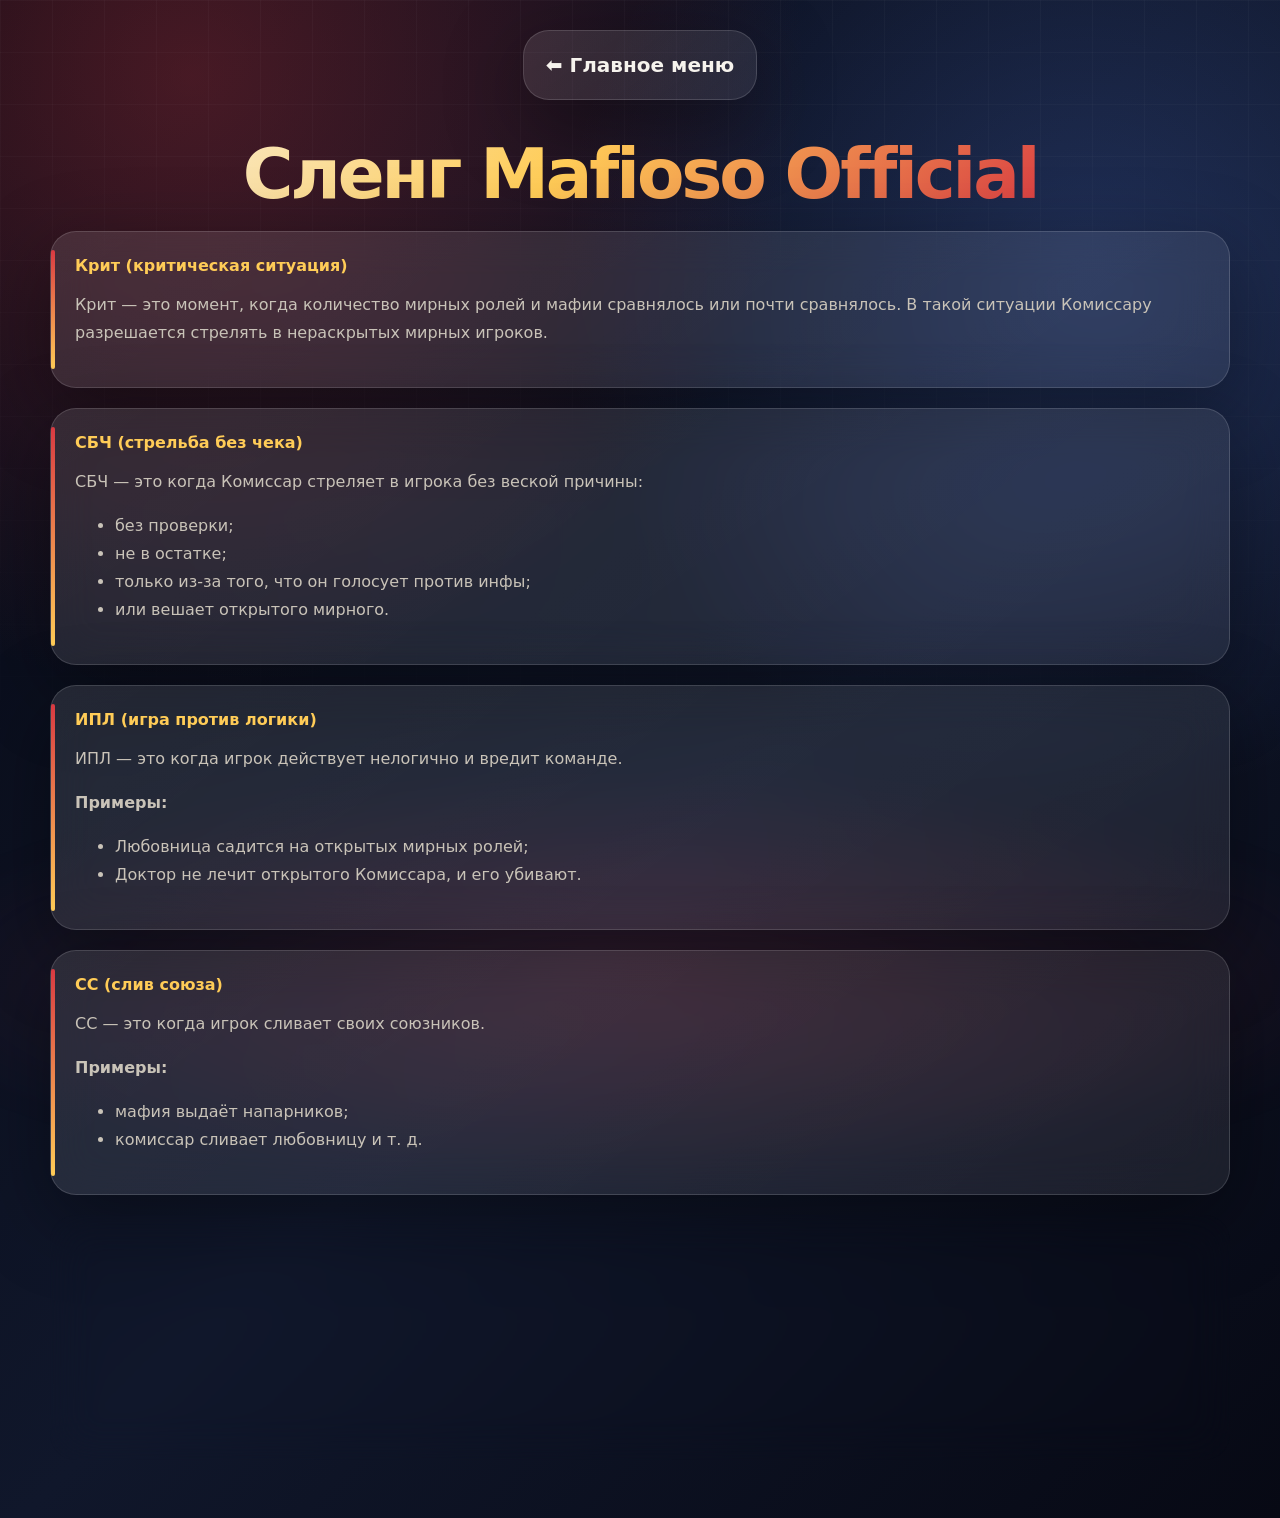
<file: slang.html>
<?xml version="1.0" encoding="utf-8"?>
<!DOCTYPE html PUBLIC "-//W3C//DTD XHTML 1.0 Strict//EN" "http://www.w3.org/TR/xhtml1/DTD/xhtml1-strict.dtd">
<html xmlns="http://www.w3.org/1999/xhtml">
<head>
  <meta charset="UTF-8">
  <title>Сленг Mafioso Official</title>
  <link rel="stylesheet" type="text/css"  href="styles.css"/>
</head>
  <div class="main-menu-btn-container">
    <a href="index.html" class="back-btn">⬅ Главное меню</a>
  </div>
<body class="slang-body">
  <div class="container">
    <h1 class="slang-h1">Сленг Mafioso Official</h1>
    <div class="slang-term">
      <b class="slang-term-title">Крит (критическая ситуация)</b>
      <p>Крит — это момент, когда количество мирных ролей и мафии сравнялось или почти сравнялось. В такой ситуации Комиссару разрешается стрелять в нераскрытых мирных игроков.</p>
    </div>

    <div class="slang-term">
      <b class="slang-term-title">СБЧ (стрельба без чека)</b>
      <p>СБЧ — это когда Комиссар стреляет в игрока без веской причины:</p>
      <ul>
        <li>без проверки;</li>
        <li>не в остатке;</li>
        <li>только из-за того, что он голосует против инфы;</li>
        <li>или вешает открытого мирного.</li>
      </ul>
    </div>

    <div class="slang-term">
      <b class="slang-term-title">ИПЛ (игра против логики)</b>
      <p>ИПЛ — это когда игрок действует нелогично и вредит команде.</p>
      <p><b>Примеры:</b></p>
      <ul>
        <li>Любовница садится на открытых мирных ролей;</li>
        <li>Доктор не лечит открытого Комиссара, и его убивают.</li>
      </ul>
    </div>

    <div class="slang-term">
      <b class="slang-term-title">СС (слив союза)</b>
      <p>СС — это когда игрок сливает своих союзников.</p>
      <p><b>Примеры:</b></p>
      <ul>
        <li>мафия выдаёт напарников;</li>
        <li>комиссар сливает любовницу и т. д.</li>
      </ul>
    </div>

    <div class="slang-term">
      <b class="slang-term-title">РР (раскрытие роли)</b>
      <p>РР — это когда игрок раскрывает свою роль без веской причины.</p>
      <p><b>Примеры:</b></p>
      <ul>
        <li>Бомж открывается только потому, что нашёл убийцу;</li>
        <li>игрок раскрывается, чтобы его не повесили на дневном голосовании.</li>
      </ul>
    </div>
  </div>
</body>
</html>
</file>
<file: styles.css>
/* =========================================================
   Mafioso Official — Premium UI refresh 2026
   Text content is preserved. This file upgrades visuals only.
   ========================================================= */
:root{
  --bg:#070914; --bg-2:#10172b; --surface:rgba(255,255,255,.075); --surface-2:rgba(255,255,255,.105);
  --text:#f6f3ed; --muted:#c9c3b8; --accent:#d83a42; --accent-2:#ffcc57; --accent-3:#5d8cff;
  --border:rgba(255,255,255,.14); --shadow:0 24px 80px rgba(0,0,0,.38); --radius:26px; --radius-sm:16px;
  --container:min(1180px, calc(100vw - 32px)); --ease:cubic-bezier(.2,.8,.2,1);
  color-scheme:dark;
}
[data-theme="light"]{
  --bg:#f7f2ea; --bg-2:#fff8ee; --surface:rgba(255,255,255,.72); --surface-2:rgba(255,255,255,.9);
  --text:#17131a; --muted:#5f5962; --accent:#b9202c; --accent-2:#9a6a00; --accent-3:#2d61d6;
  --border:rgba(24,18,28,.13); --shadow:0 24px 70px rgba(49,36,14,.14); color-scheme:light;
}
*{box-sizing:border-box} html{scroll-behavior:smooth} body{margin:0;min-height:100vh;overflow-x:hidden;font-family:Inter,ui-sans-serif,system-ui,-apple-system,"Segoe UI",Roboto,Arial,sans-serif;background:radial-gradient(circle at 15% 5%,rgba(216,58,66,.30),transparent 34%),radial-gradient(circle at 85% 18%,rgba(93,140,255,.22),transparent 32%),linear-gradient(135deg,var(--bg),var(--bg-2) 55%,var(--bg));color:var(--text);transition:background .45s var(--ease),color .45s var(--ease)}
body:before{content:"";position:fixed;inset:0;pointer-events:none;z-index:-2;background:linear-gradient(rgba(255,255,255,.035) 1px,transparent 1px),linear-gradient(90deg,rgba(255,255,255,.035) 1px,transparent 1px);background-size:52px 52px;mask-image:linear-gradient(to bottom,rgba(0,0,0,.75),transparent)}
body:after{content:"";position:fixed;inset:auto -20% -35% -20%;height:52vh;z-index:-1;pointer-events:none;background:radial-gradient(ellipse at center,rgba(216,58,66,.18),transparent 62%);filter:blur(18px)}
a{color:var(--accent-2);text-decoration:none;transition:.25s var(--ease)} a:hover{color:var(--text);text-shadow:0 0 22px color-mix(in srgb,var(--accent-2) 55%,transparent)}
.container,.header-content{width:var(--container);max-width:1180px;margin-inline:auto;padding-inline:0}.container{position:relative;z-index:2;padding-block:38px} img{max-width:100%;height:auto} h1,h2,h3,h4,p{overflow-wrap:anywhere} p,li{line-height:1.75}.skip-link{position:absolute;left:-999px;top:12px;background:var(--surface-2);color:var(--text);padding:12px 16px;border-radius:14px;z-index:9999}.skip-link:focus{left:12px}
/* Top controls */
.site-shell{position:sticky;top:14px;z-index:1200;width:var(--container);margin:14px auto 0;display:flex;justify-content:flex-end;gap:10px;pointer-events:none}.theme-toggle,.menu-toggle,.to-top{pointer-events:auto;border:1px solid var(--border);background:color-mix(in srgb,var(--surface-2) 88%,transparent);backdrop-filter:blur(22px);-webkit-backdrop-filter:blur(22px);color:var(--text);border-radius:999px;min-width:46px;height:46px;padding:0 15px;display:inline-grid;place-items:center;cursor:pointer;box-shadow:var(--shadow);transition:transform .25s var(--ease),background .25s var(--ease),border-color .25s var(--ease)}.theme-toggle:hover,.menu-toggle:hover,.to-top:hover{transform:translateY(-3px);border-color:color-mix(in srgb,var(--accent) 55%,var(--border))}.to-top{position:fixed;right:22px;bottom:22px;opacity:0;visibility:hidden;transform:translateY(14px);z-index:1300}.to-top.show{opacity:1;visibility:visible;transform:translateY(0)}
.mobile-nav{position:fixed;inset:78px 16px auto 16px;z-index:1190;padding:16px;border:1px solid var(--border);border-radius:24px;background:color-mix(in srgb,var(--surface-2) 92%,transparent);backdrop-filter:blur(28px);box-shadow:var(--shadow);display:grid;gap:8px;opacity:0;visibility:hidden;transform:translateY(-12px) scale(.98);transition:.25s var(--ease)}.mobile-nav.open{opacity:1;visibility:visible;transform:none}.mobile-nav a{padding:13px 15px;border-radius:16px;color:var(--text);background:rgba(255,255,255,.045)}.mobile-nav a:hover,.mobile-nav a.active{background:linear-gradient(135deg,color-mix(in srgb,var(--accent) 24%,transparent),rgba(255,255,255,.05));color:var(--accent-2)}
/* Headers */
header,.index-header,.header{position:relative;z-index:5;margin:0;padding:42px max(18px,calc((100vw - 1180px)/2))!important;background:linear-gradient(180deg,rgba(255,255,255,.105),rgba(255,255,255,.035))!important;border-bottom:1px solid var(--border)!important;box-shadow:0 20px 70px rgba(0,0,0,.22)!important;backdrop-filter:blur(24px);-webkit-backdrop-filter:blur(24px)}.index-header{text-align:center}.index-h1,.roles-h1,.slang-h1,.mafia-h1,.mafia-h2,.peace-h2,.neutral-h2,.title-section h1,.title{font-size:clamp(2rem,5.4vw,4.35rem)!important;line-height:1.05!important;letter-spacing:-.045em!important;margin:0 0 18px!important;font-weight:900!important;background:linear-gradient(135deg,var(--text),var(--accent-2) 43%,var(--accent) 86%)!important;-webkit-background-clip:text!important;background-clip:text!important;color:transparent!important;text-align:center}.index-p,.subtitle,.title-section p{max-width:880px;margin-inline:auto!important;color:var(--muted)!important;font-size:clamp(1rem,2.2vw,1.2rem)!important}.logo{font-size:1.35rem!important;font-weight:900!important;letter-spacing:.08em!important;color:var(--accent-2)!important;text-transform:uppercase}.header-content{display:flex;align-items:center;justify-content:space-between;gap:18px}.nav-menu{display:flex!important;gap:8px;list-style:none;margin:0;padding:0}.nav-menu a{display:block;padding:10px 12px;border-radius:999px;color:var(--muted)!important;cursor:pointer}.nav-menu a:hover,.nav-menu a.active{background:var(--surface);color:var(--accent-2)!important}
/* Cards and buttons */
.index-buttons{width:var(--container);margin:54px auto;display:grid;grid-template-columns:repeat(auto-fit,minmax(220px,1fr));gap:18px}.index-btn,.roles-btn,.back-btn,.telegram-btn{position:relative;isolation:isolate;display:flex!important;align-items:center;justify-content:center;min-height:86px;padding:22px!important;border:1px solid var(--border)!important;border-radius:var(--radius)!important;background:linear-gradient(145deg,var(--surface-2),var(--surface))!important;color:var(--text)!important;font-weight:800!important;font-size:clamp(1rem,2vw,1.25rem)!important;box-shadow:var(--shadow)!important;overflow:hidden;transition:transform .3s var(--ease),box-shadow .3s var(--ease),border-color .3s var(--ease)}.index-btn:before,.roles-btn:before,.back-btn:before,.telegram-btn:before{content:"";position:absolute;inset:0;background:linear-gradient(120deg,transparent,rgba(255,255,255,.18),transparent);transform:translateX(-120%);transition:transform .7s var(--ease);z-index:-1}.index-btn:hover:before,.roles-btn:hover:before,.back-btn:hover:before,.telegram-btn:hover:before{transform:translateX(120%)}.index-btn:hover,.roles-btn:hover,.back-btn:hover,.telegram-btn:hover{transform:translateY(-7px);border-color:color-mix(in srgb,var(--accent) 55%,var(--border))!important;box-shadow:0 30px 90px color-mix(in srgb,var(--accent) 22%,transparent)!important}.main-menu-btn-container{text-align:center;padding:30px 16px 0}.back-btn{min-height:52px;display:inline-flex!important;width:auto}.roles-body{min-height:100vh;display:flex;flex-direction:column;justify-content:center;padding:28px}.roles-btn{max-width:760px;margin:14px auto!important}.peace-btn{--accent:#24c16b}.mafia-btn{--accent:#d83a42}.neutral-btn{--accent:#9aa4b2}
.role-box,.slang-term,.rules-section,.section,.card,.promo-section,.founder-section,.example-box,.title-section,.section-content,.info-block{position:relative;margin:20px auto!important;padding:24px!important;border:1px solid var(--border)!important;border-radius:var(--radius)!important;background:linear-gradient(145deg,var(--surface-2),var(--surface))!important;box-shadow:var(--shadow)!important;backdrop-filter:blur(22px);-webkit-backdrop-filter:blur(22px);color:var(--text)!important;transition:transform .32s var(--ease),border-color .32s var(--ease),background .32s var(--ease)}.role-box:hover,.slang-term:hover,.rules-section:hover,.section:hover,.card:hover,.example-box:hover{transform:translateY(-6px);border-color:color-mix(in srgb,var(--accent) 45%,var(--border))!important}.role-box:before,.slang-term:before,.rules-section:before,.section:before,.card:before,.example-box:before{content:"";position:absolute;left:0;top:18px;bottom:18px;width:4px;border-radius:999px;background:linear-gradient(var(--accent),var(--accent-2))}.peace-role-box{--accent:#24c16b}.mafia-role-box{--accent:#d83a42}.neutral-role-box{--accent:#9aa4b2}.role-h3,.slang-term-title,.section-title,.promo-title,.founder-name,.section-toggle h2{color:var(--accent-2)!important}.role-p,.section-text,.card-text,.section-content p,.section-content li,.rules-section p,.rules-section li,.slang-term p,.slang-term li{color:var(--muted)!important}.role-p b,strong{color:var(--text)}.role-icon,.example-img{border-radius:18px!important;box-shadow:0 16px 45px rgba(0,0,0,.24)}.cards-grid,.two-col-gallery{display:grid;grid-template-columns:repeat(auto-fit,minmax(230px,1fr));gap:16px}.list{display:grid;gap:10px;padding:0}.list-item{list-style:none;padding:14px 16px;border-radius:16px;background:rgba(255,255,255,.045);color:var(--muted)}
/* Accordion rules */
.section-toggle{cursor:pointer;user-select:none;display:flex;align-items:center;justify-content:space-between;gap:16px;padding:18px 20px!important;margin:16px 0 8px!important;border:1px solid var(--border)!important;border-radius:20px!important;background:linear-gradient(145deg,var(--surface-2),var(--surface))!important;box-shadow:0 12px 36px rgba(0,0,0,.18)!important;transition:.25s var(--ease)}.section-toggle:hover{transform:translateY(-3px);border-color:color-mix(in srgb,var(--accent) 40%,var(--border))!important}.toggle-icon{color:var(--accent-2)!important;transition:.3s var(--ease)}.toggle-icon.open{transform:rotate(180deg)}.section-content{display:none;overflow:hidden}.section-content.open{display:block;animation:premiumSlide .32s var(--ease)}@keyframes premiumSlide{from{opacity:0;transform:translateY(-10px)}to{opacity:1;transform:none}}.warning{border:1px solid color-mix(in srgb,var(--accent) 36%,var(--border))!important;border-left:4px solid var(--accent)!important;border-radius:18px!important;background:color-mix(in srgb,var(--accent) 10%,var(--surface))!important;color:var(--muted)!important}.subsection{border-top:1px solid var(--border)!important;padding-top:16px;margin-top:18px}
.code{display:inline-block;padding:8px 12px;border-radius:12px;border:1px solid color-mix(in srgb,var(--accent-2) 55%,var(--border));background:rgba(0,0,0,.25);color:var(--accent-2);font-family:"JetBrains Mono",Consolas,monospace}.mtitle{color:var(--accent-2);text-align:center;font-size:clamp(1.8rem,4vw,3rem)}.change_in{width:var(--container);margin:20px auto;color:var(--muted)}footer,.index-footer{width:var(--container);margin:54px auto 0!important;padding:28px 0!important;text-align:center!important;color:var(--muted)!important;border-top:1px solid var(--border)!important;background:transparent!important}.reveal{opacity:0;transform:translateY(24px);transition:opacity .65s var(--ease),transform .65s var(--ease)}.reveal.in-view{opacity:1;transform:none}
@media (max-width:900px){.nav-menu{display:none!important}.menu-toggle{display:inline-grid}.header-content{justify-content:center}.container{padding-block:24px}.index-buttons{grid-template-columns:1fr}.role-box,.slang-term,.rules-section,.section,.card,.promo-section,.founder-section,.example-box,.title-section,.section-content{padding:18px!important;border-radius:22px!important}.role-h3{align-items:flex-start;gap:10px}.site-shell{top:8px;margin-top:8px}.index-header,header,.header{padding-block:34px!important}.roles-body{padding:12px}.roles-btn{min-height:76px}}
@media (min-width:901px){.menu-toggle{display:none!important}.mobile-nav{display:none!important}}
@media (max-width:520px){:root{--container:calc(100vw - 22px)}.theme-toggle,.menu-toggle{height:42px;min-width:42px}.to-top{right:14px;bottom:14px}.index-h1,.roles-h1,.slang-h1,.mafia-h1,.mafia-h2,.peace-h2,.neutral-h2,.title-section h1,.title{letter-spacing:-.03em!important}.index-btn,.roles-btn{min-height:72px;padding:18px!important}.role-icon{width:42px;height:42px}.section-toggle h2{font-size:1rem!important}.section-content ul{margin-left:18px}.mobile-nav{inset:64px 11px auto 11px}}
@media (prefers-reduced-motion:reduce){*,*:before,*:after{animation:none!important;transition:none!important;scroll-behavior:auto!important}}
</file>
